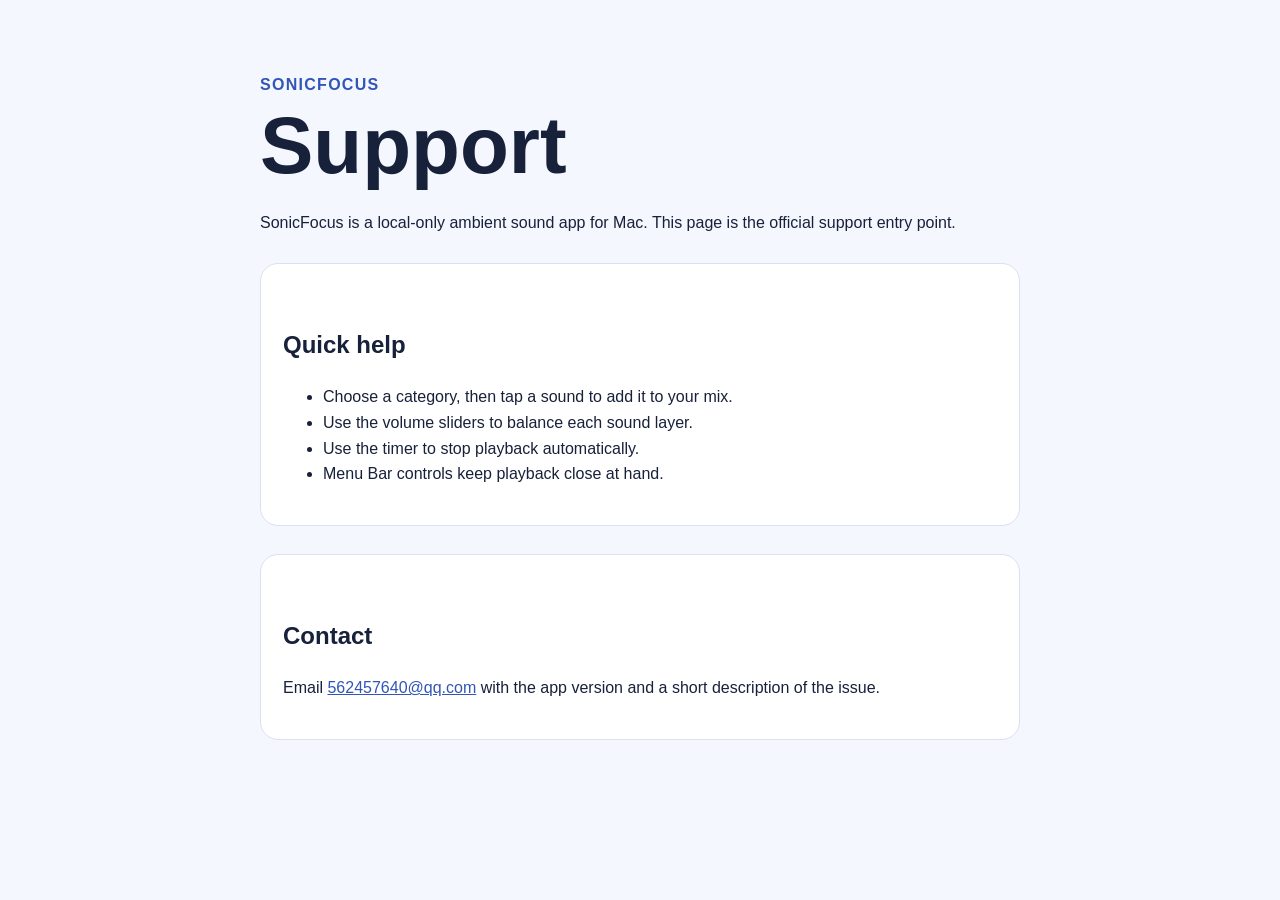
<file: index.html>
<!doctype html>
<html lang="en">
<head>
  <meta charset="utf-8">
  <meta name="viewport" content="width=device-width, initial-scale=1">
  <title>SonicFocus Support</title>
  <link rel="stylesheet" href="styles.css">
</head>
<body>
  <main>
    <p class="eyebrow">SonicFocus</p>
    <h1>Support</h1>
    <p>SonicFocus is a local-only ambient sound app for Mac. This page is the official support entry point.</p>
    <section>
      <h2>Quick help</h2>
      <ul>
        <li>Choose a category, then tap a sound to add it to your mix.</li>
        <li>Use the volume sliders to balance each sound layer.</li>
        <li>Use the timer to stop playback automatically.</li>
        <li>Menu Bar controls keep playback close at hand.</li>
      </ul>
    </section>
    <section>
      <h2>Contact</h2>
      <p>Email <a href="mailto:562457640@qq.com">562457640@qq.com</a> with the app version and a short description of the issue.</p>
    </section>
  </main>
</body>
</html>
</file>
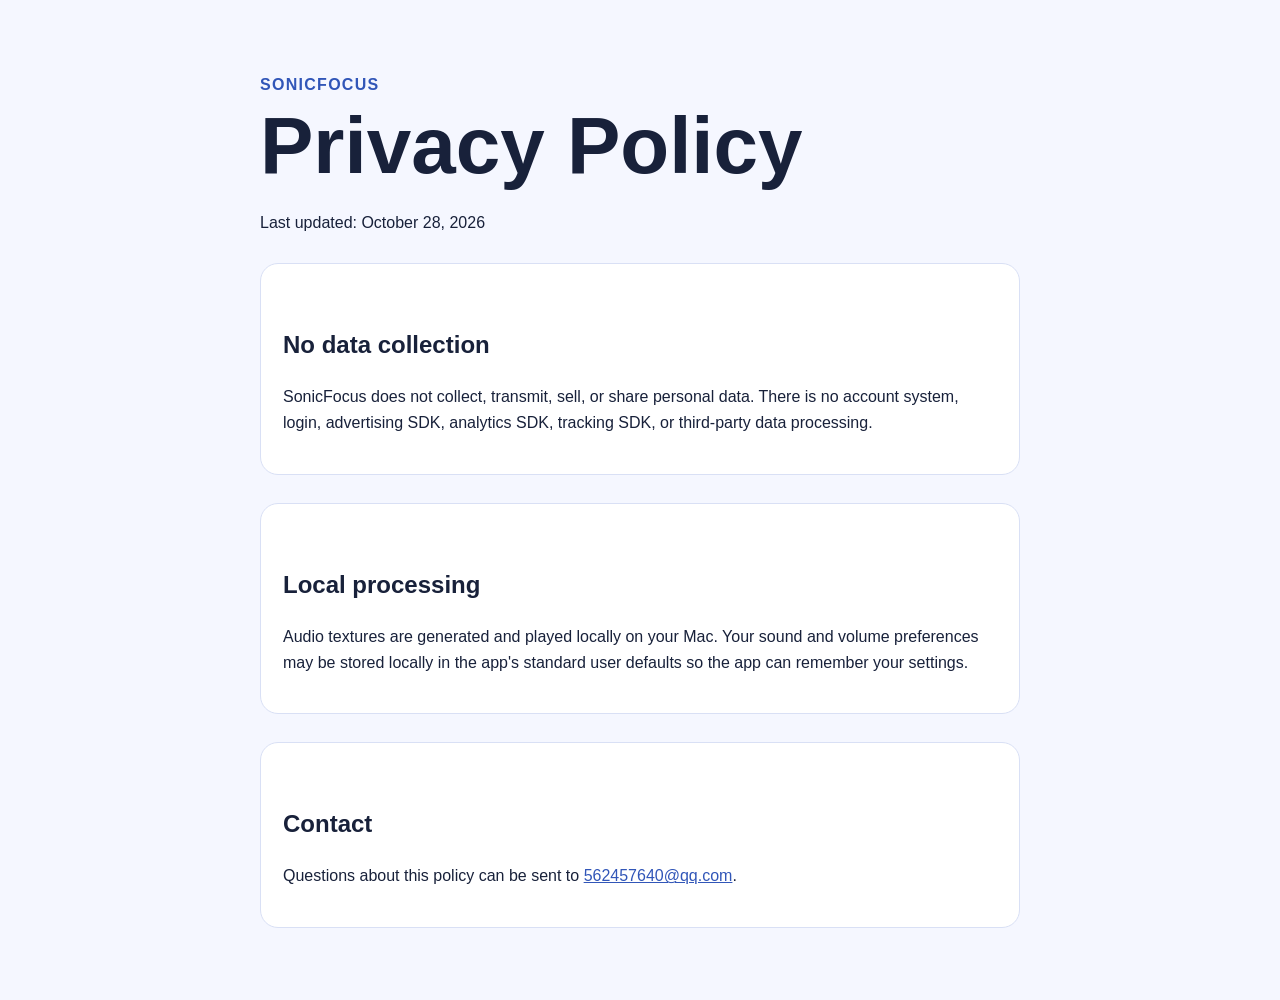
<file: privacy/index.html>
<!doctype html>
<html lang="en">
<head>
  <meta charset="utf-8">
  <meta name="viewport" content="width=device-width, initial-scale=1">
  <title>SonicFocus Privacy</title>
  <link rel="stylesheet" href="../styles.css">
</head>
<body>
  <main>
    <p class="eyebrow">SonicFocus</p>
    <h1>Privacy Policy</h1>
    <p>Last updated: October 28, 2026</p>
    <section>
      <h2>No data collection</h2>
      <p>SonicFocus does not collect, transmit, sell, or share personal data. There is no account system, login, advertising SDK, analytics SDK, tracking SDK, or third-party data processing.</p>
    </section>
    <section>
      <h2>Local processing</h2>
      <p>Audio textures are generated and played locally on your Mac. Your sound and volume preferences may be stored locally in the app's standard user defaults so the app can remember your settings.</p>
    </section>
    <section>
      <h2>Contact</h2>
      <p>Questions about this policy can be sent to <a href="mailto:562457640@qq.com">562457640@qq.com</a>.</p>
    </section>
  </main>
</body>
</html>
</file>
<file: styles.css>
:root {
  color-scheme: light dark;
  font-family: -apple-system, BlinkMacSystemFont, "SF Pro Text", sans-serif;
  line-height: 1.6;
}

body {
  margin: 0;
  background: #0b1020;
  color: #eef2ff;
}

main {
  max-width: 760px;
  margin: 0 auto;
  padding: 72px 24px;
}

.eyebrow {
  margin: 0;
  color: #9db6ff;
  font-weight: 700;
  letter-spacing: 0.08em;
  text-transform: uppercase;
}

h1 {
  margin: 8px 0 24px;
  font-size: clamp(2.5rem, 8vw, 5rem);
  line-height: 1;
}

h2 {
  margin-top: 40px;
}

section {
  margin-top: 28px;
  padding: 22px;
  border: 1px solid #293456;
  border-radius: 18px;
  background: #121a31;
}

a {
  color: #b7c8ff;
}

@media (prefers-color-scheme: light) {
  body { background: #f5f7ff; color: #18213a; }
  section { background: #fff; border-color: #d9e0f5; }
  .eyebrow, a { color: #3156b8; }
}
</file>
